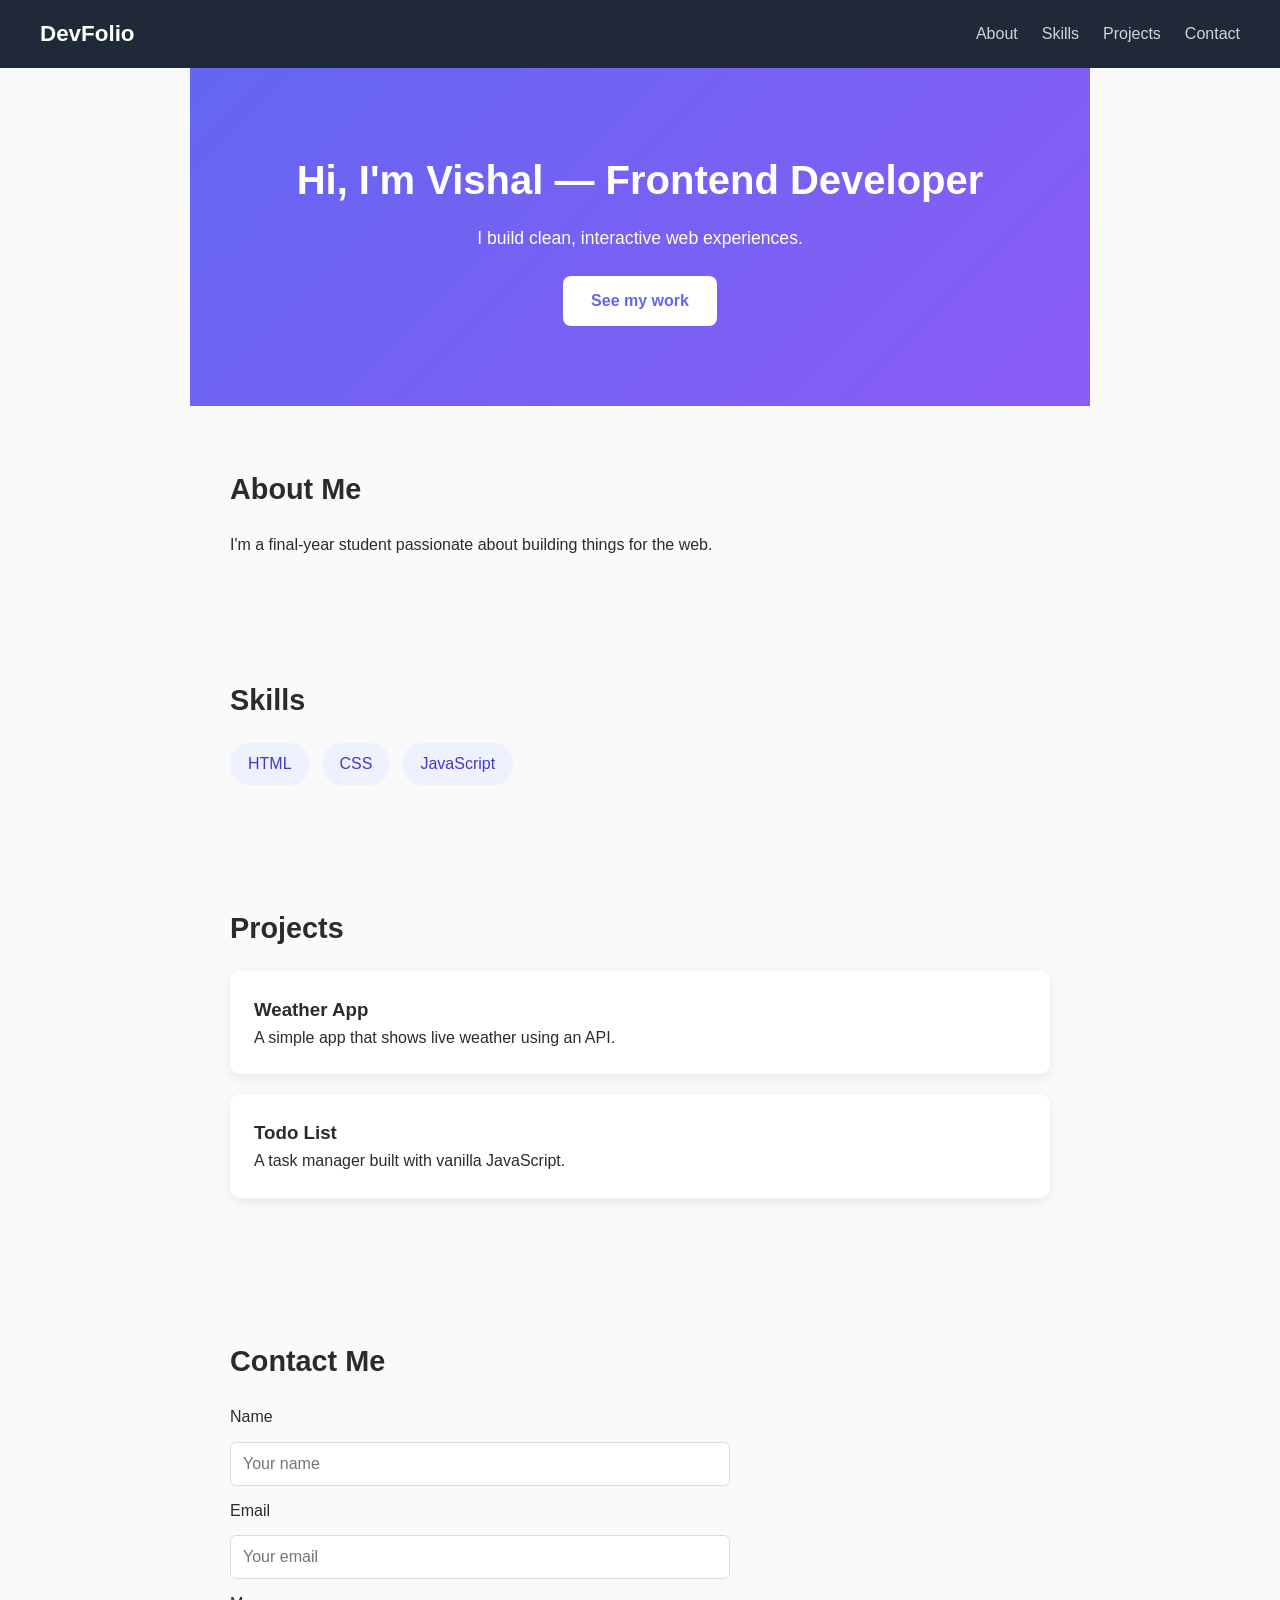
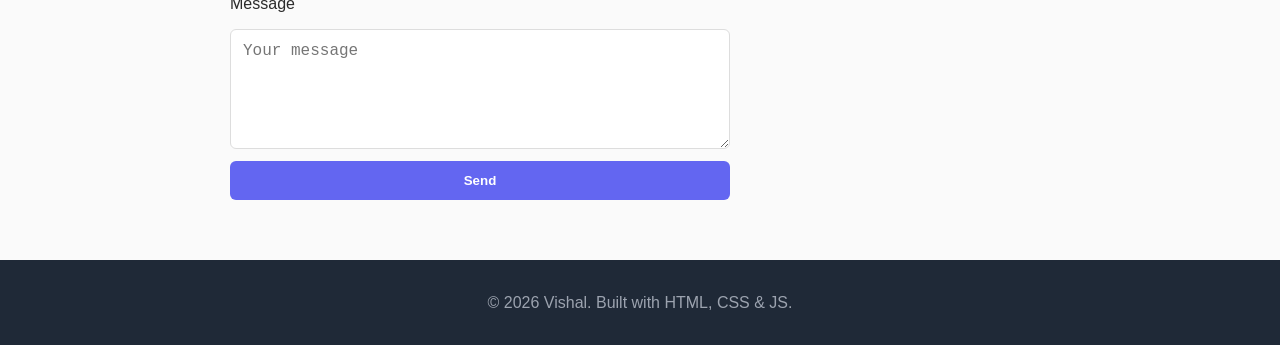
<file: first-project/index.html>
<!DOCTYPE html>
<html lang="en">

<head>
  <meta charset="UTF-8">
  <meta name="viewport" content="width=device-width, initial-scale=1.0">
  <title>DevFolio</title>
  <link rel="stylesheet" href="style.css">
</head>

<body>

  <header>
    <nav>
      <div class="logo">DevFolio</div>
      <ul class="nav-links">
        <li><a href="#about">About</a></li>
        <li><a href="#skills">Skills</a></li>
        <li><a href="#projects">Projects</a></li>
        <li><a href="#contact">Contact</a></li>
      </ul>
    </nav>
  </header>

  <section class="hero">
    <h1>Hi, I'm Vishal — Frontend Developer</h1>
    <p>I build clean, interactive web experiences.</p>
    <a href="#projects" class="btn">See my work</a>
  </section>

  <section id="about">
    <h2>About Me</h2>
    <p>I'm a final-year student passionate about building things for the web.</p>
  </section>

  <section id="skills">
    <h2>Skills</h2>
    <ul class="skills-list">
      <li>HTML</li>
      <li>CSS</li>
      <li>JavaScript</li>
    </ul>
  </section>

  <section id="projects">
    <h2>Projects</h2>
    <div class="project-card">
      <h3>Weather App</h3>
      <p>A simple app that shows live weather using an API.</p>
    </div>
    <div class="project-card">
      <h3>Todo List</h3>
      <p>A task manager built with vanilla JavaScript.</p>
    </div>
  </section>

  <section id="contact">
    <h2>Contact Me</h2>
    <form>
      <label for="name">Name</label>
      <input type="text" id="name" placeholder="Your name">
      <label for="email">Email</label>
      <input type="email" id="email" placeholder="Your email">
      <label for="message">Message</label>
      <textarea id="message" placeholder="Your message"></textarea>
      <button type="submit">Send</button>
    </form>
  </section>

  <footer>
    <p>&copy; 2026 Vishal. Built with HTML, CSS & JS.</p>
  </footer>

</body>

</html>
</file>
<file: first-project/style.css>
* {
  margin: 0;
  padding: 0;
  box-sizing: border-box;
}

body {
  font-family: "Segoe UI", Arial, sans-serif;
  line-height: 1.6;
  color: #2b2b2b;
  background-color: #fafafa;
}

header {
  background-color: #1f2937;
  padding: 16px 40px;
}

nav {
  display: flex;
  justify-content: space-between;
  align-items: center;
}

.logo {
  color: #fff;
  font-size: 1.4rem;
  font-weight: 700;
}

.nav-links {
  display: flex;
  gap: 24px;
  list-style: none;
}

.nav-links a {
  color: #d1d5db;
  text-decoration: none;
  transition: color 0.3s ease;
}

.nav-links a:hover {
  color: #ffffff;
}

.hero {
  text-align: center;
  padding: 80px 20px;
  background: linear-gradient(135deg, #6366f1, #8b5cf6);
  color: white;
}

.hero h1 {
  font-size: 2.5rem;
  margin-bottom: 12px;
}
.hero p {
  font-size: 1.1rem;
  margin-bottom: 24px;
}

.btn {
  display: inline-block;
  background-color: #fff;
  color: #6366f1;
  padding: 12px 28px;
  border-radius: 8px;
  text-decoration: none;
  font-weight: 600;
  transition: transform 0.2s ease;
}

.btn:hover {
  transform: translateY(-3px);
}

section {
  padding: 60px 40px;
  max-width: 900px;
  margin: 0 auto;
}

section h2 {
  font-size: 1.8rem;
  margin-bottom: 20px;
}

.skills-list {
  display: flex;
  flex-wrap: wrap;
  gap: 12px;
  list-style: none;
}

.skills-list li {
  background-color: #eef2ff;
  color: #4338ca;
  padding: 8px 18px;
  border-radius: 20px;
  font-weight: 500;
}

.project-card {
  background-color: #fff;
  padding: 24px;
  border-radius: 10px;
  box-shadow: 0 4px 12px rgba(0, 0, 0, 0.08);
  margin-bottom: 20px;
  transition: transform 0.2s ease;
}

.project-card:hover {
  transform: translateY(-4px);
}

form {
  display: flex;
  flex-direction: column;
  gap: 12px;
  max-width: 500px;
}

input,
textarea {
  padding: 12px;
  border: 1px solid #ddd;
  border-radius: 6px;
  font-size: 1rem;
}

textarea {
  min-height: 120px;
  resize: vertical;
}

form button {
  background-color: #6366f1;
  color: white;
  padding: 12px;
  border: none;
  border-radius: 6px;
  font-weight: 600;
  cursor: pointer;
  transition: background-color 0.3s ease;
}

form button:hover {
  background-color: #4f46e5;
}

footer {
  text-align: center;
  padding: 30px;
  background-color: #1f2937;
  color: #9ca3af;
}

@media (max-width: 600px) {
  .nav-links {
    flex-direction: column;
    gap: 10px;
  }
  nav {
    flex-direction: column;
    gap: 12px;
  }
  .hero h1 {
    font-size: 1.8rem;
  }
}
</file>
